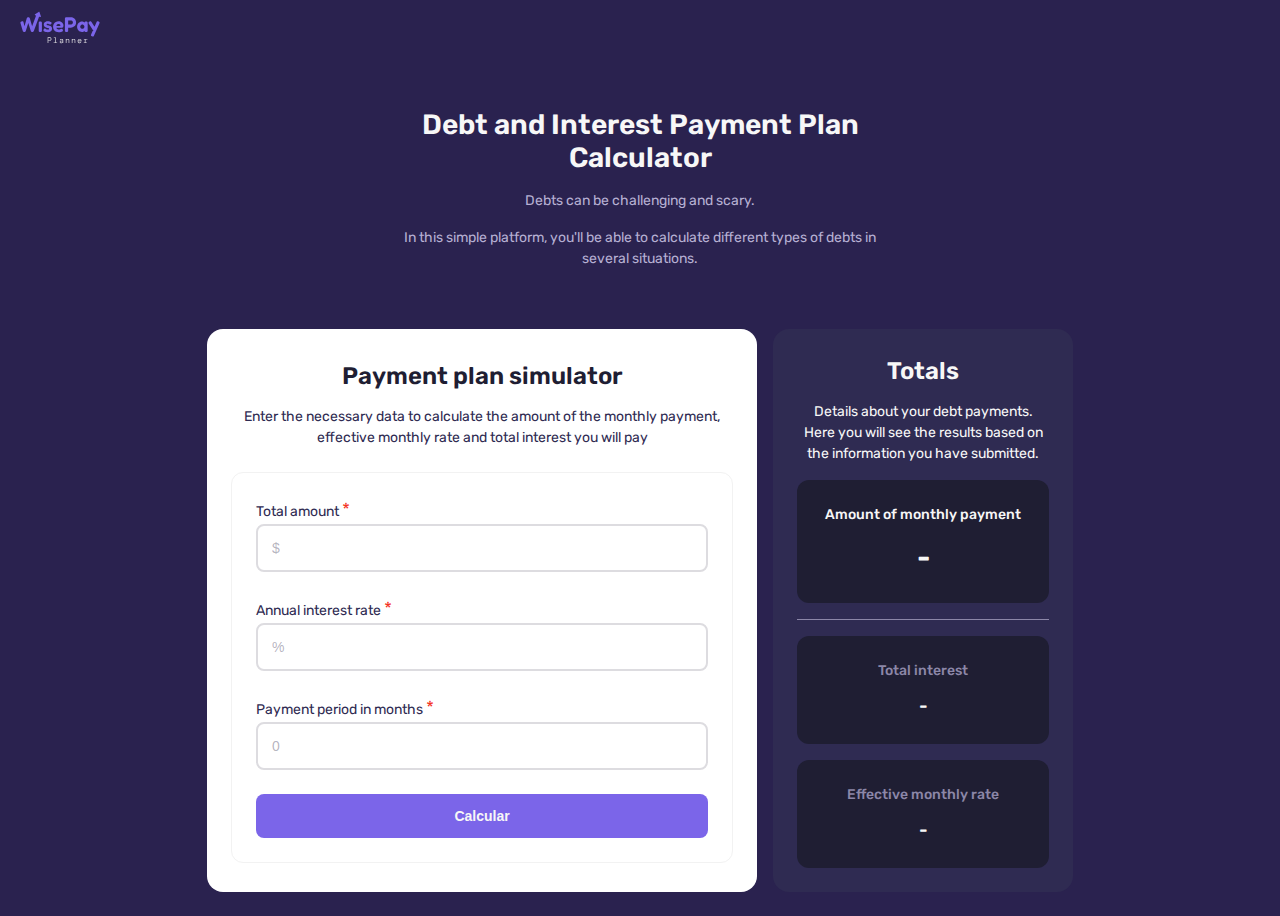
<file: index.html>
<!DOCTYPE html>
<html lang="en">
<head>
    <meta charset="UTF-8">
    <meta http-equiv="X-UA-Compatible" content="IE=edge">
    <meta name="viewport" content="width=device-width, initial-scale=1.0">
    
    <link rel="preconnect" href="https://fonts.googleapis.com">
    <link rel="preconnect" href="https://fonts.gstatic.com" crossorigin>
    <link href="https://fonts.googleapis.com/css2?family=Fredoka:wght@300..700&family=Rubik:wght@300..900&display=swap" rel="stylesheet">
    <link rel="stylesheet" href="/css/style.css">
    <link rel="stylesheet" href="/css/tablet.css" media="screen and (min-width: 680px)">
    <link rel="stylesheet" href="/css/desktop.css" media="screen and (min-width: 980px)">
    
    <title>WisePay Planner</title>
</head>
<body>
    <nav>
        <picture class="logo">
            <img src="/images/logo-dark-mode.svg" alt="Logo WisePay Planner para fondos oscuros">
        </picture>
    </nav>
    <header class="general-info">
        <h1 class="title-lg">Debt and Interest Payment Plan Calculator</h1>
        <p>Debts can be challenging and scary.</p>
        <p> In this simple platform, you'll be able to calculate different types of debts in several situations.</p>
    </header>
    <main class="main-container">
        <section class="form-container">
            <h2 class="title-md">Payment plan simulator</h2>
            <p>Enter the necessary data to calculate the amount of the monthly payment, effective monthly rate and total interest you will pay</p>
    
            <form class="form-debt-calculator" action="#">
                
                <label for="total-amount">
                    <span>Total amount <span class="required">*</span></span>
                    <br>
                    <input id="total-amount" type="number" class="input" required placeholder="$">
                </label>
                <label for="annual-interest-rate">
                    <span>Annual interest rate <span class="required">*</span></span>
                    <br>
                    <input id="annual-interest-rate" type="text" class="input" required placeholder="%">
                </label>
                <label for="payment-period-in-months">
                    <span>Payment period in months <span class="required">*</span></span>
                    <br>
                    <input id="payment-period-in-months" type="number" class="input" required placeholder="0">
                </label>
                
                <input type="submit" value="Calcular" class="primary-button">
            </form>
        </section>
    
        <aside class="total-results-container inactive">
            <h2 class="title-md">Totals</h2>
            <p>Details about your debt payments. Here you will see the results based on the information you have submitted.</p>
    
            <div class="result-container">
                <p class="description-main-result">Amount of monthly payment</p>
                <p class="big-num" id="amount-monthly-payment">-</p>
            </div>
    
            <div class="divider-line"></div>
            
            <div class="result-container">
                <p class="description-secondary-result">Total interest</p>
                <p class="med-num" id="total-interest">-</p>
            </div>

            <div class="result-container">
                <p class="description-secondary-result">Effective monthly rate</p>
                <p class="med-num" id="effective-monthly-rate">-</p>
            </div>
    
        </aside>
    </main>
    <section class="message-container inactive">
        <h2 id="advice-title"></h2>
        <p id="advice-content"></p>
    </section>
    
    <script defer src="/js/main.js"></script>
</body>
</html>
</file>
<file: css/style.css>
/*Global*/
:root {
    --dark-background: #2A224F;
    --midnight: #1F1E33;
    --dark-indigo: #2F2B52;
    --deep-lavender: #3F3E5E;
    --light-background: #f7f7f7;
    --light-gray: #DDDCE0;
    --lavender: #8C87A8;
    --pale-lilac: #B6B0D3;
    --accent-purple: #7B65E9;
    --white: #ffffff;
    --black: #000000;
    --sm: 1.0rem;
    --md: 1.4rem;
    --lg: 1.8rem;
    --title-md: 2.4rem;
    --title-lg: 2.8rem;
}

* {
    box-sizing: border-box;
    padding: 0;
    margin: 0;
}
  
html {
    font-size: 62.5%;
}

body {
    font-family: "Rubik", sans-serif;
    font-size: var(--md);
}

p {
    line-height: 1.5;
}

.title-lg {
    font-family: "Rubik", sans-serif;
    font-optical-sizing: auto;
    font-weight: 600;
    font-style: normal;
    font-size: var(--title-lg);
}

.title-md {
    font-family: "Rubik", sans-serif;
    font-optical-sizing: auto;
    font-weight: 600;
    font-style: normal;
    font-size: var(--title-md);
}

html .inactive {
    display: none;
}

.primary-button {
    background-color: var(--accent-purple);
    width: 100%;
    font-size: var(--md);
    font-weight: 600;
    color: var(--light-background);
    padding: 1.4rem;
    border-radius: 0.8rem;
    border: none;
}

.secondary-button {
    background-color: var(--midnight);
    width: 100%;
    font-size: var(--md);
    font-weight: 600;
    color: var(--light-background);
    padding: 1.4rem;
    border-radius: 0.8rem;
    border: none;
}

/*Nav*/
nav {
    background-color: var(--dark-background);
    padding: 1rem 2rem;
}

.logo img {
    width: 8rem;
}

/*Main*/
.general-info {
    background-color: var(--dark-background);
    padding: 2.4rem 4.2rem 3.2rem 4.2rem;
    display: flex;
    flex-direction: column;
    align-items: center;
    justify-content: center;
    gap: 1.6rem;
}

.general-info h1 {
    color: var(--light-background);
    width: auto;
    text-align: center;
}

.general-info p {
    color: var(--pale-lilac);
    width: auto;
    text-align: center;
}

/*Form*/
.form-container {
    background-color: var(--white);
    padding: 0.8rem 2.4rem 2.4rem 2.4rem;
    display: flex;
    flex-direction: column;
    align-items: center;
    justify-content: center;
    gap: 1.6rem;
}

.form-container h2 {
    color: var(--midnight);
    margin-top: 2rem;
    width: auto;
    text-align: center;
}

.form-container p {
    color: var(--dark-indigo);
    width: auto;
    text-align: center;
}

.form-debt-calculator {
    width: 100%;
    margin-top: 0.8rem;
    padding: 2.4rem;
    border: 0.1rem solid #F2F2F2;
    border-radius: 1.2rem;
    display: flex;
    flex-direction: column;
    align-items: flex-start;
    justify-content: center;
    gap: 2.4rem;
}

.form-debt-calculator label {
    width: 100%;
}

.form-debt-calculator span {
    color: var(--dark-indigo);
    line-height: 1.5;
    font-size: var(--md);
}

.input {
    width: 100%;
    font-size: var(--md);
    color: var(--dark-indigo);
    padding: 1.4rem;
    border-radius: 0.8rem;
    border: 0.2rem solid var(--light-gray);
    outline: none;
}

.input:focus {
    border: 0.2rem solid var(--dark-indigo);
    outline: none;
}

.input::placeholder {
    color: rgba(63, 62, 94, 40%);
}

.form-debt-calculator .switch-container {
    display: flex;
    flex-direction: row;
    align-items: center;
    justify-content: space-between;
}

label .lbl-switch {
    display: inline-block;
    width: 6rem;
    height: 3.2rem;
    background-color: var(--light-gray);
    border-radius: 10rem;
    position: relative;
    cursor: pointer;
}

label .lbl-switch:after {
    position: absolute;
    content: '';
    width: 2.4rem;
    height: 2.4rem;
    background-color: var(--white);
    border-radius: 10rem;
    top: 0.4rem;
    left: 0.4rem;
    transition: 0.3s;
}

label .input-checkbox {
    display: none;
}

.input-checkbox:checked~ .lbl-switch {
    background-color: var(--accent-purple);
}

.input-checkbox:checked~ .lbl-switch:after {
    left: 3.2rem;
}

span .required {
    color: rgb(244, 52, 31);
    font-size: var(--lg);
    font-weight: 300;
}

/*Results section*/

.total-results-container {
    background-color: var(--dark-background);
    padding: 0.8rem 2.4rem 2.4rem 2.4rem;
    display: flex;
    flex-direction: column;
    align-items: center;
    justify-content:flex-start;
    gap: 1.6rem;
}

.total-results-container h2 {
    color: var(--light-background);
    margin-top: 2rem;
    width: auto;
    text-align: center;
}

.total-results-container p {
    color: var(--light-background);
    width: auto;
    text-align: center;
}

.divider-line {
    border-top: 0.1rem solid var(--lavender);
    width: 100%;
    padding: 0;
}

.result-container {
    background-color: var(--midnight);
    width: 100%;
    padding: 2.4rem;
    border-radius: 1.2rem;
    display: flex;
    flex-direction: column;
    align-items: center;
    justify-content: center;
    gap: 1.2rem;
}

.result-container .description-main-result {
    color: var(--light-background);
    font-weight: 500;
}

.result-container .description-secondary-result {
    color: var(--lavender);
    font-weight: 500;
}

.big-num {
    color: var(--light-background);
    font-weight: 600;
    font-size: var(--title-lg);
}

.med-num {
    color: var(--light-background);
    font-weight: 500;
    font-size: var(--lg);
}
</file>
<file: css/tablet.css>
.general-info h1, p {
    max-width: 40rem;
}

html .main-container > .inactive {
    display: flex;
    flex-direction: column;
}

.main-container {
    background-color: var(--dark-background);
    display: flex;
    padding: 2.4rem;
    gap: 1.6rem;
}

.form-container {
    width: 75%;
    min-width: 40rem;
    border-radius: 1.6rem;
}
</file>
<file: css/desktop.css>
.general-info {
    padding-top: 4.8rem;
    padding-bottom: 3.6rem;
} 

.general-info h1, p {
    max-width: 50rem;
}

.main-container {
    justify-content:center;
}

.form-container {
    max-width: 55rem;
}

.total-results-container {
    background-color: var(--dark-indigo);
    border-radius: 1.6rem;
    max-width: 30rem;
}
</file>
